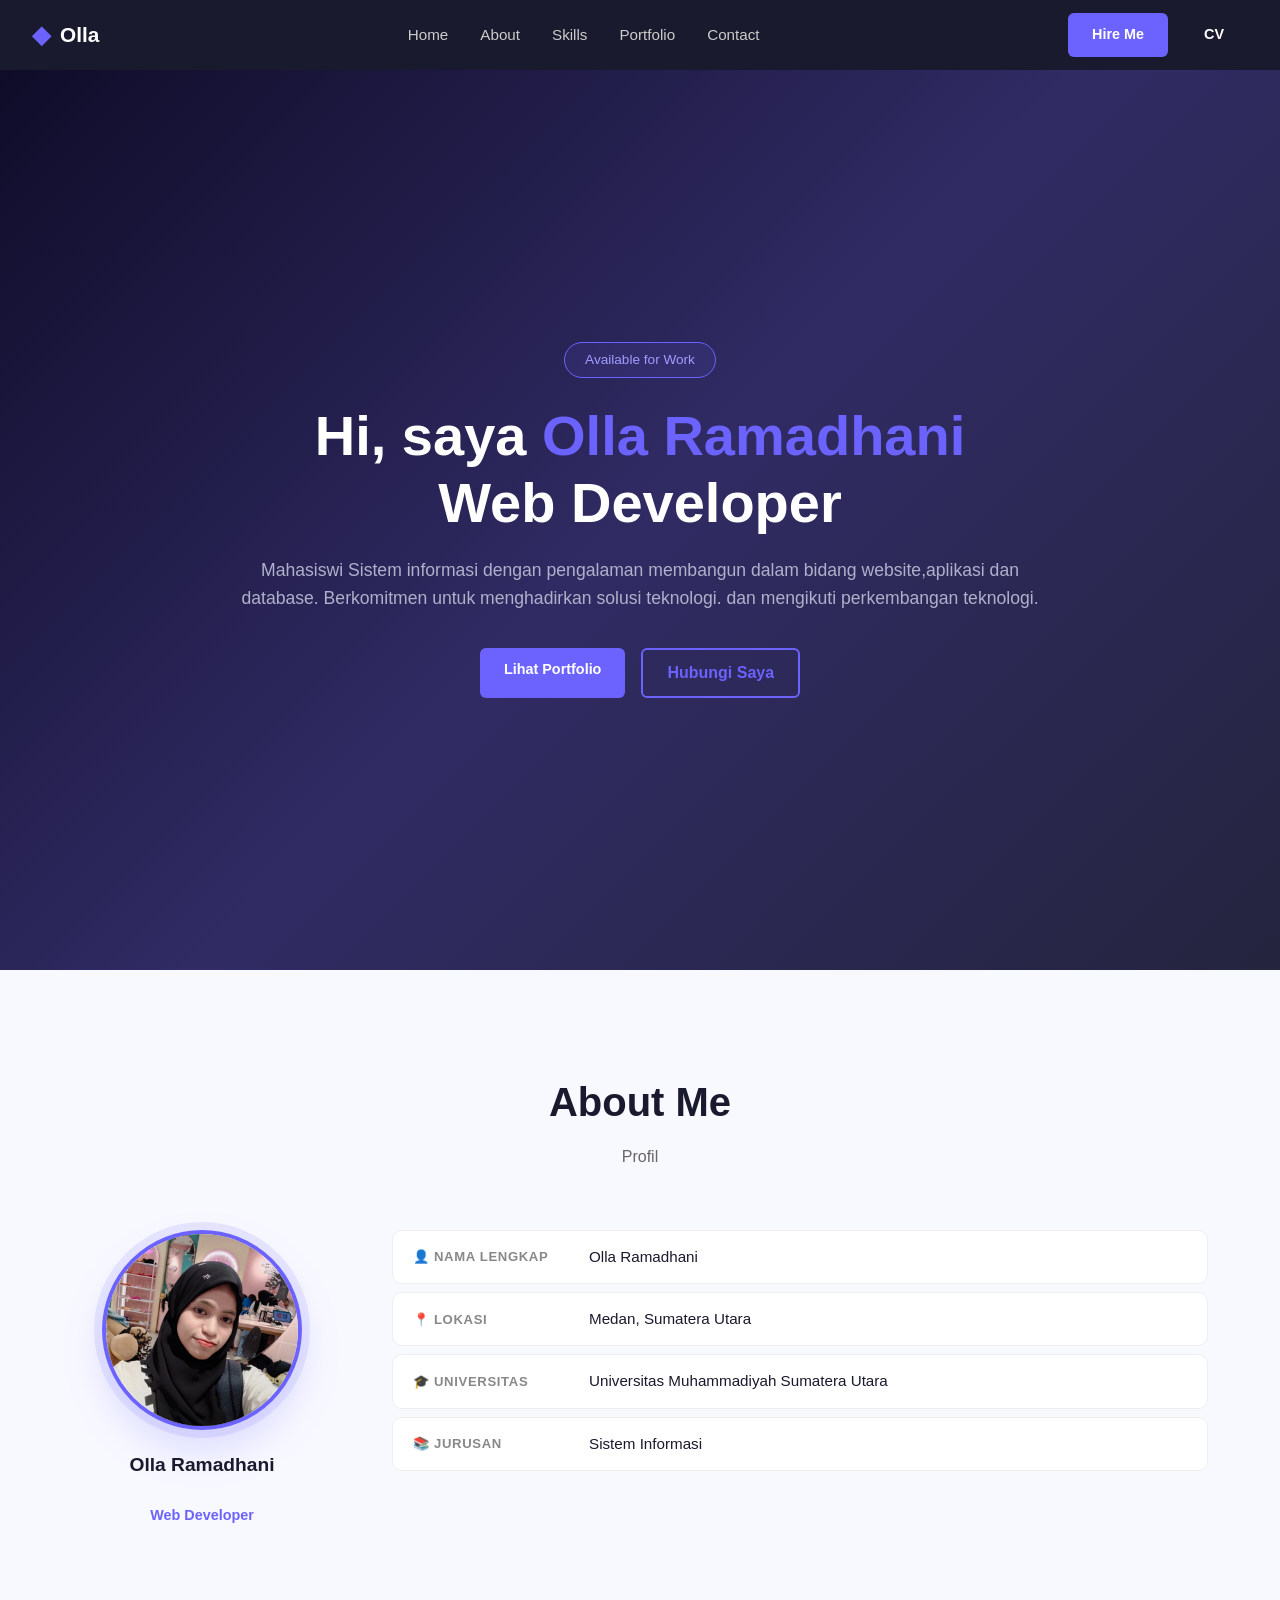
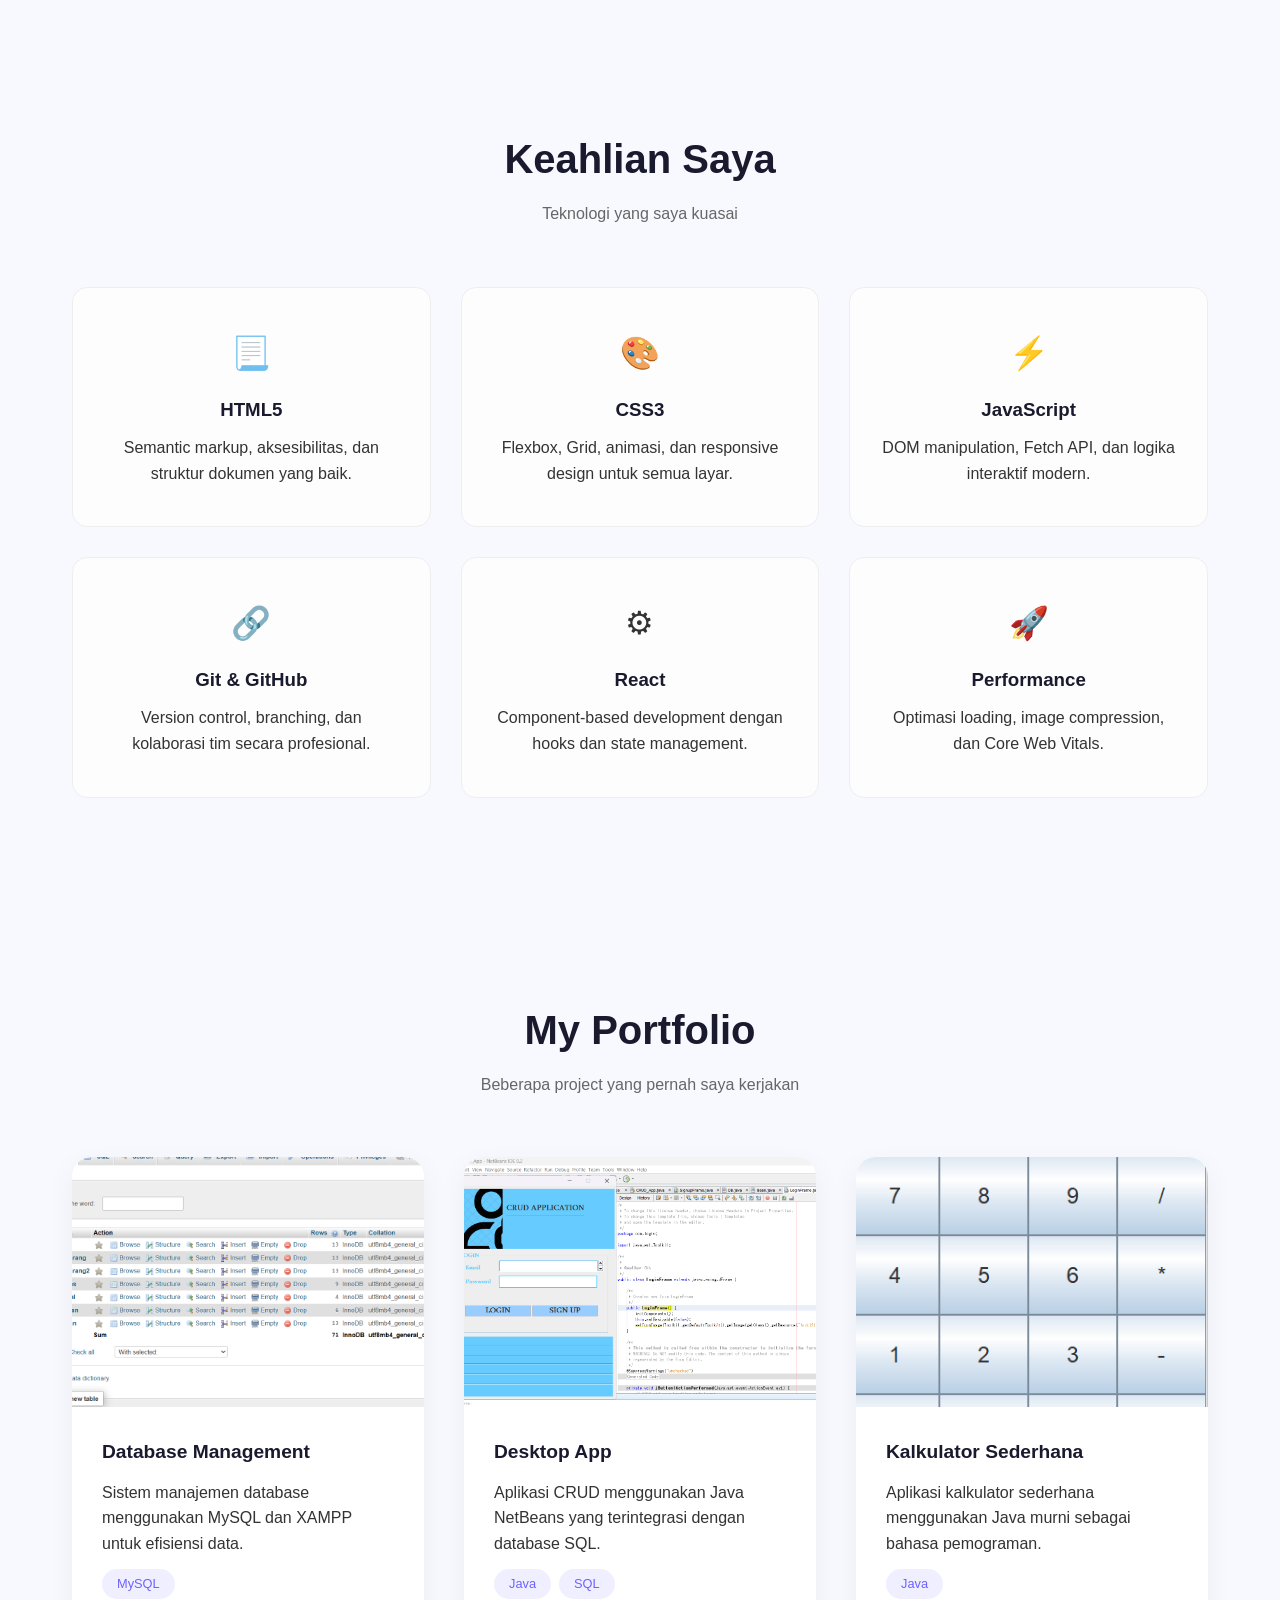
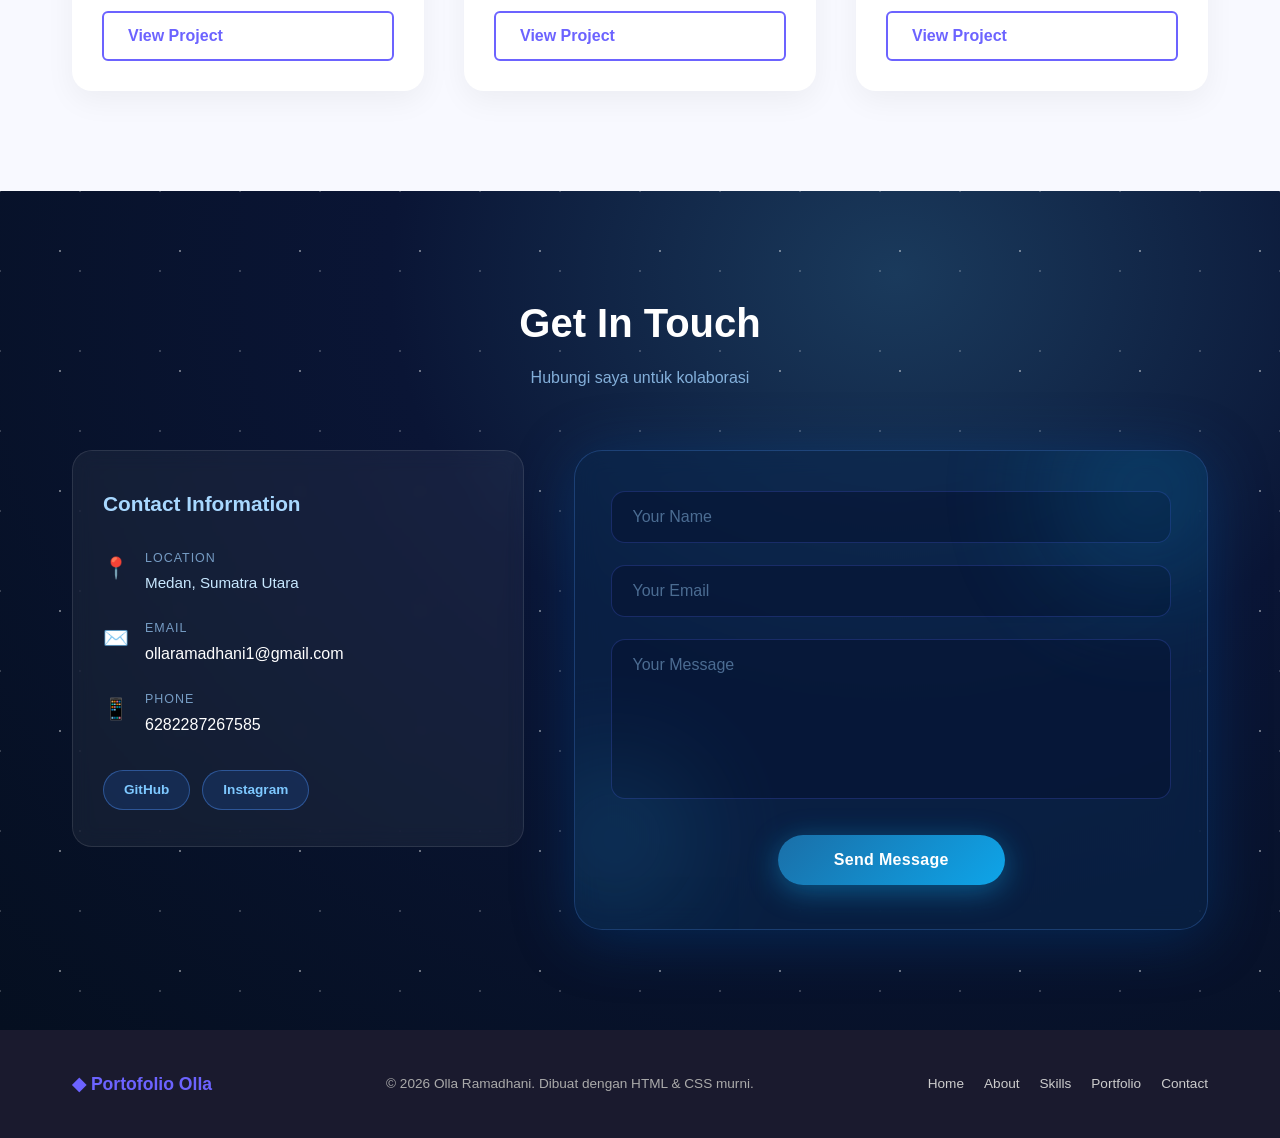
<file: index.html>
<!DOCTYPE html>
<html lang="id">
<head>
  <meta charset="UTF-8">
  <meta name="viewport" content="width=device-width, initial-scale=1.0">
  <title>Olla Ramadhani - Web Developer</title>
  <link rel="stylesheet" href="style3.css">
</head>
<body>

  <!-- ── NAVBAR ── -->
  <nav class="navbar">
    <div class="navbar__logo">
      <span class="logo-icon">&#9670;</span>
      <span class="logo-text">Olla</span>
    </div>
    <ul class="navbar__links">
      <li><a href="#home">Home</a></li>
      <li><a href="#about">About</a></li>
      <li><a href="#skills">Skills</a></li>
      <li><a href="#portfolio">Portfolio</a></li>
      <li><a href="#contact">Contact</a></li>
    </ul>
      <div class="btn-group">
      <a href="#contact" class="btn-primary">Hire Me</a>
      <a href="CV2.html" class="btn-secondary">CV</a>
    </div>
  </nav>

  <!-- ── HERO ── -->
  <header class="hero" id="home">
    <div class="hero__content">
      <span class="hero__badge">Available for Work</span>
      <h1 class="hero__title">
        Hi, saya <span class="highlight">Olla Ramadhani</span><br>
        Web Developer
      </h1>
      <p class="hero__desc">
        Mahasiswi Sistem informasi dengan pengalaman membangun dalam bidang website,aplikasi dan database.
        Berkomitmen untuk menghadirkan solusi teknologi. dan mengikuti perkembangan teknologi.
      </p>
      <div class="hero__actions">
        <a href="#portfolio" class="btn-primary">Lihat Portfolio</a>
        <a href="#contact" class="btn-outline">Hubungi Saya</a>
      </div>
    </div>
  </header>

  <!-- ── ABOUT ── -->
  <section class="about" id="about">
    <div class="container">
      <h2 class="section-title">About Me</h2>
      <p class="section-subtitle">Profil</p>

      <div class="about__wrapper">

        <!-- Foto -->
        <div class="about__photo">
          <div class="about__photo-frame">
            <img src="Profil.jpeg" alt="Foto Profil Olla Ramadhani">
          </div>
          <p class="about__name">Olla Ramadhani</p>
          <p class="about__role">Web Developer</p>
        </div>

        <!-- Konten -->
        <div class="about__content">

          <!-- Info singkat -->
          <div class="about__info-row">
            <span class="about__info-label">👤 Nama Lengkap</span>
            <span class="about__info-value">Olla Ramadhani</span>
          </div>
          <div class="about__info-row">
            <span class="about__info-label">📍 Lokasi</span>
            <span class="about__info-value">Medan, Sumatera Utara</span>
          </div>
          <div class="about__info-row">
            <span class="about__info-label">🎓 Universitas</span>
            <span class="about__info-value">Universitas Muhammadiyah Sumatera Utara</span>
          </div>
          <div class="about__info-row">
            <span class="about__info-label">📚 Jurusan</span>
            <span class="about__info-value">Sistem Informasi</span>
          </div>       
  </section>

  <!-- ── SKILLS ── -->
  <section class="skills" id="skills">
    <div class="container">
      <h2 class="section-title">Keahlian Saya</h2>
      <p class="section-subtitle">Teknologi yang saya kuasai</p>
      <div class="skills__grid">
        <div class="skill-card">
          <div class="skill-card__icon">&#128195;</div>
          <h3>HTML5</h3>
          <p>Semantic markup, aksesibilitas, dan struktur dokumen yang baik.</p>
        </div>
        <div class="skill-card">
          <div class="skill-card__icon">&#127912;</div>
          <h3>CSS3</h3>
          <p>Flexbox, Grid, animasi, dan responsive design untuk semua layar.</p>
        </div>
        <div class="skill-card">
          <div class="skill-card__icon">&#9889;</div>
          <h3>JavaScript</h3>
          <p>DOM manipulation, Fetch API, dan logika interaktif modern.</p>
        </div>
        <div class="skill-card">
          <div class="skill-card__icon">&#128279;</div>
          <h3>Git & GitHub</h3>
          <p>Version control, branching, dan kolaborasi tim secara profesional.</p>
        </div>
        <div class="skill-card">
          <div class="skill-card__icon">&#9881;</div>
          <h3>React</h3>
          <p>Component-based development dengan hooks dan state management.</p>
        </div>
        <div class="skill-card">
          <div class="skill-card__icon">&#128640;</div>
          <h3>Performance</h3>
          <p>Optimasi loading, image compression, dan Core Web Vitals.</p>
        </div>
      </div>
    </div>
  </section>

  <!-- ── PORTFOLIO ── -->
<section class="portfolio" id="portfolio">
  <div class="container">
    <h2 class="section-title">My Portfolio</h2>
    <p class="section-subtitle">Beberapa project yang pernah saya kerjakan</p>

    <div class="portfolio__grid">
      <!-- Project 1 -->
      <div class="portfolio-card">
        <div class="portfolio-card__image">
          <img src="foto1.png" alt="Project 1">
        </div>
        <div class="portfolio-card__content">
          <h3>Database Management</h3>
          <p>Sistem manajemen database menggunakan MySQL dan XAMPP untuk efisiensi data.</p>
          <div class="portfolio-card__tags">
            <span>MySQL</span>
          </div>
          <a href="#" class="btn-outline">View Project</a>
        </div>
      </div>

      <!-- Project 2 -->
      <div class="portfolio-card">
        <div class="portfolio-card__image">
          <img src="foto2.png" alt="Project 2">
        </div>
        <div class="portfolio-card__content">
          <h3>Desktop App</h3>
          <p>Aplikasi CRUD menggunakan Java NetBeans yang terintegrasi dengan database SQL.</p>
          <div class="portfolio-card__tags">
            <span>Java</span>
            <span>SQL</span>
          </div>
          <a href="#" class="btn-outline">View Project</a>
        </div>
      </div>

      <!-- Project 3 -->
      <div class="portfolio-card">
        <div class="portfolio-card__image">
          <img src="foto3.png" alt="Project 3">
        </div>
        <div class="portfolio-card__content">
          <h3>Kalkulator Sederhana</h3>
          <p>Aplikasi kalkulator sederhana menggunakan Java murni sebagai bahasa pemograman.     </p>
          <div class="portfolio-card__tags">
            <span>Java</span>
          </div>
          <a href="#" class="btn-outline">View Project</a>
        </div>
      </div>
    </div>
  </div>
</section>
  <!-- ── CONTACT ── -->
  <section class="contact" id="contact">
    <div class="container">
      <h2 class="section-title">Get In Touch</h2>
      <p class="section-subtitle">Hubungi saya untuk kolaborasi</p>

      <div class="contact__wrapper">

        <!-- Info -->
        <div class="contact__info">
          <h3>Contact Information</h3>
          <div class="contact__item">
            <span class="contact__icon">📍</span>
            <div>
              <p class="contact__label">Location</p>
              <p>Medan, Sumatra Utara</p>
            </div>
          </div>
          <div class="contact__item">
            <span class="contact__icon">✉️</span>
            <div>
              <p class="contact__label">Email</p>
              <a href="mailto:ollaramadhani1@gmail.com">ollaramadhani1@gmail.com</a>
            </div>
          </div>
          <div class="contact__item">
            <span class="contact__icon">📱</span>
            <div>
              <p class="contact__label">Phone</p>
              <a href="https://wa.me/6282287267585">6282287267585</a>
            </div>
          </div>
          <div class="contact__socials">
            <a href="https://github.com/laollaa23" target="_blank">GitHub</a>
            <a href="https://www.instagram.com/olla.ramadhani.77" target="_blank">Instagram</a>
          </div>
        </div>

        <!-- Form -->
        <div class="card">
          <div class="orb orb-1"></div>
          <div class="orb orb-2"></div>
          <div class="form-group">
            <input type="text" placeholder="Your Name">
          </div>
          <div class="form-group">
            <input type="email" placeholder="Your Email">
          </div>
          <div class="form-group">
            <textarea placeholder="Your Message"></textarea>
          </div>
          <div class="btn-wrap">
            <button class="btn-send" type="button">Send Message</button>
          </div>
        </div>

      </div>
    </div>
  </section>

  <!-- ── FOOTER ── -->
  <footer class="footer">
    <div class="container">
      <div class="footer__inner">
        <span class="footer__brand">&#9670; Portofolio Olla</span>
        <p class="footer__copy">&copy; 2026 Olla Ramadhani. Dibuat dengan HTML & CSS murni.</p>
        <div class="footer__links">
          <a href="#home">Home</a>
          <a href="#about">About</a>
          <a href="#skills">Skills</a>
          <a href="#portfolio">Portfolio</a>
          <a href="#contact">Contact</a>
        </div>
      </div>
    </div>
  </footer>

</body>
</html>
</file>
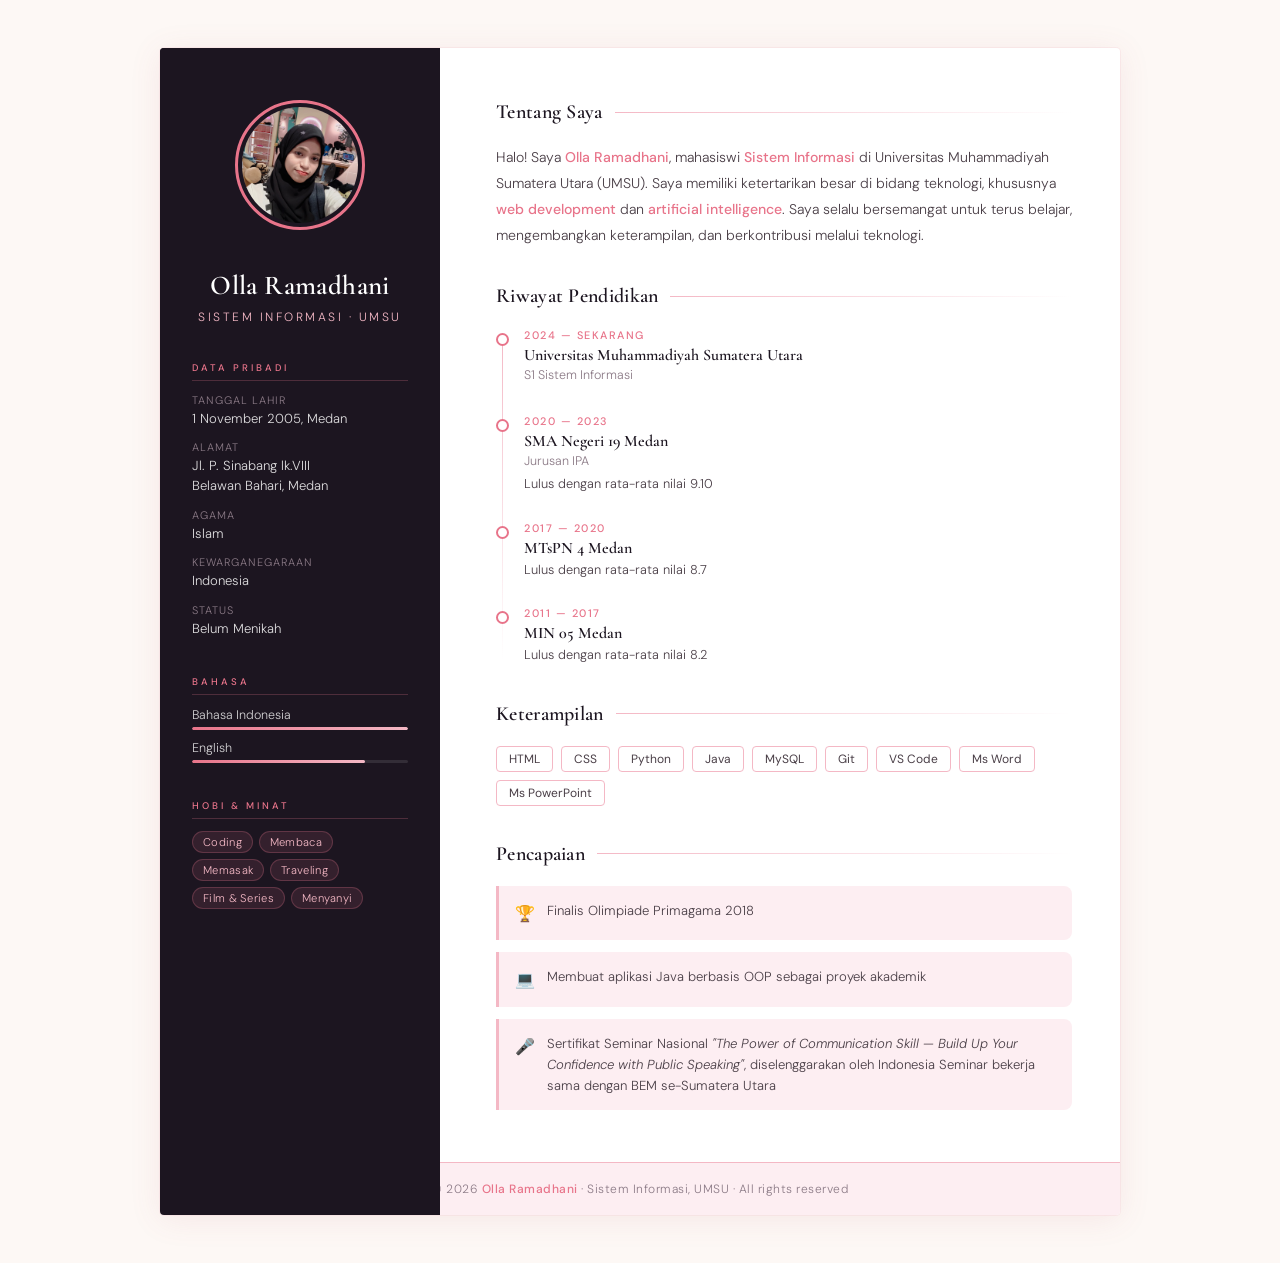
<file: CV2.html>
<!DOCTYPE html>
<html lang="id">
<head>
  <meta charset="UTF-8" />
  <meta name="viewport" content="width=device-width, initial-scale=1.0" />
  <meta name="description" content="CV Olla Ramadhani - Sistem Informasi UMSU" />
  <meta name="author" content="Olla Ramadhani" />
  <title>CV — Olla Ramadhani</title>
  <link href="https://fonts.googleapis.com/css2?family=Cormorant+Garamond:ital,wght@0,300;0,400;0,600;1,300;1,400&family=DM+Sans:wght@300;400;500&display=swap" rel="stylesheet" />
  <style>
    :root {
      --rose:       #e8748a;
      --rose-light: #f4b8c5;
      --rose-pale:  #fdeef2;
      --cream:      #fdf8f5;
      --ink:        #1c1520;
      --ink-mid:    #4a3f47;
      --ink-soft:   #8c7b87;
      --gold:       #c49a6c;
      --white:      #ffffff;
      --shadow:     0 4px 32px rgba(180,80,100,.10);
    }

    *, *::before, *::after { box-sizing: border-box; margin: 0; padding: 0; }

    html { scroll-behavior: smooth; }

    body {
      font-family: 'DM Sans', sans-serif;
      background: var(--cream);
      color: var(--ink);
      min-height: 100vh;
    }

    /* ── LAYOUT ── */
    .page {
      max-width: 960px;
      margin: 48px auto;
      background: var(--white);
      box-shadow: var(--shadow), 0 0 0 1px rgba(228,116,138,.08);
      border-radius: 4px;
      overflow: hidden;
      animation: fadeUp .7s ease both;
    }

    @keyframes fadeUp {
      from { opacity: 0; transform: translateY(24px); }
      to   { opacity: 1; transform: translateY(0); }
    }

    /* ── SIDEBAR ── */
    .sidebar {
      position: absolute;
      left: 0; top: 0; bottom: 0;
      width: 280px;
      background: var(--ink);
      padding: 52px 32px 40px;
      display: flex;
      flex-direction: column;
      gap: 36px;
    }

    .two-col {
      display: grid;
      grid-template-columns: 280px 1fr;
      min-height: 100%;
      position: relative;
    }

    /* Sidebar filler */
    .sidebar-col { background: var(--ink); }
    .main-col    { padding: 52px 48px 52px 56px; display: flex; flex-direction: column; gap: 36px; }

    /* ── PHOTO ── */
    .photo-wrap {
      display: flex;
      justify-content: center;
      margin-bottom: 4px;
    }

    .photo-frame {
      width: 130px; height: 130px;
      border-radius: 50%;
      border: 3px solid var(--rose);
      padding: 4px;
      background: var(--ink);
      position: relative;
    }

    .photo-frame img {
      width: 100%; height: 100%;
      border-radius: 50%;
      object-fit: cover;
      display: block;
    }

    .photo-placeholder {
      width: 100%; height: 100%;
      border-radius: 50%;
      background: linear-gradient(135deg, #3a2c35, #2a1f27);
      display: flex;
      align-items: center;
      justify-content: center;
      font-family: 'Cormorant Garamond', serif;
      font-size: 2.6rem;
      color: var(--rose-light);
      letter-spacing: 1px;
    }

    /* ── NAME BLOCK ── */
    .name-block { text-align: center; }

    .name-block h1 {
      font-family: 'Cormorant Garamond', serif;
      font-size: 1.7rem;
      font-weight: 600;
      color: var(--white);
      line-height: 1.2;
      letter-spacing: .4px;
    }

    .name-block .tagline {
      font-size: .75rem;
      font-weight: 300;
      color: var(--rose-light);
      letter-spacing: 2.5px;
      text-transform: uppercase;
      margin-top: 6px;
    }

    /* ── SIDEBAR SECTION ── */
    .s-section { display: flex; flex-direction: column; gap: 12px; }

    .s-label {
      font-size: .6rem;
      letter-spacing: 3px;
      text-transform: uppercase;
      color: var(--rose);
      font-weight: 500;
      padding-bottom: 6px;
      border-bottom: 1px solid rgba(228,116,138,.25);
    }

    .s-item {
      display: flex;
      flex-direction: column;
      gap: 2px;
    }

    .s-item .key {
      font-size: .68rem;
      color: var(--ink-soft);
      font-weight: 300;
      text-transform: uppercase;
      letter-spacing: 1px;
    }

    .s-item .val {
      font-size: .82rem;
      color: rgba(255,255,255,.85);
      line-height: 1.5;
      font-weight: 300;
    }

    /* Skills bars */
    .skill-bar-wrap { display: flex; flex-direction: column; gap: 10px; }

    .skill-row { display: flex; flex-direction: column; gap: 4px; }

    .skill-name { font-size: .78rem; color: rgba(255,255,255,.8); font-weight: 300; }

    .bar-track {
      height: 3px;
      background: rgba(255,255,255,.1);
      border-radius: 2px;
      overflow: hidden;
    }

    .bar-fill {
      height: 100%;
      background: linear-gradient(90deg, var(--rose), var(--rose-light));
      border-radius: 2px;
      animation: barGrow .9s ease both;
      animation-delay: .4s;
    }

    @keyframes barGrow {
      from { transform: scaleX(0); transform-origin: left; }
      to   { transform: scaleX(1); transform-origin: left; }
    }

    /* Hobby pills */
    .pill-list { display: flex; flex-wrap: wrap; gap: 6px; }

    .pill {
      font-size: .7rem;
      background: rgba(228,116,138,.12);
      color: var(--rose-light);
      border: 1px solid rgba(228,116,138,.25);
      border-radius: 20px;
      padding: 3px 10px;
      font-weight: 300;
      letter-spacing: .3px;
    }

    /* ── MAIN COLUMN ── */
    .section-head {
      display: flex;
      align-items: center;
      gap: 12px;
      margin-bottom: 20px;
    }

    .section-head h2 {
      font-family: 'Cormorant Garamond', serif;
      font-size: 1.25rem;
      font-weight: 600;
      color: var(--ink);
      letter-spacing: .3px;
    }

    .section-head::after {
      content: '';
      flex: 1;
      height: 1px;
      background: linear-gradient(90deg, var(--rose-light), transparent);
    }

    /* About */
    .about-text {
      font-size: .88rem;
      color: var(--ink-mid);
      line-height: 1.85;
      font-weight: 300;
    }

    .about-text strong { color: var(--rose); font-weight: 500; }

    /* Timeline */
    .timeline { display: flex; flex-direction: column; gap: 0; position: relative; }

    .timeline::before {
      content: '';
      position: absolute;
      left: 6px; top: 6px; bottom: 6px;
      width: 1px;
      background: linear-gradient(to bottom, var(--rose-light), transparent);
    }

    .tl-item {
      padding-left: 28px;
      padding-bottom: 26px;
      position: relative;
      animation: fadeUp .5s ease both;
    }

    .tl-item:last-child { padding-bottom: 0; }

    .tl-dot {
      position: absolute;
      left: 0; top: 5px;
      width: 13px; height: 13px;
      border-radius: 50%;
      border: 2px solid var(--rose);
      background: var(--white);
    }

    .tl-period {
      font-size: .68rem;
      color: var(--rose);
      font-weight: 500;
      letter-spacing: 1.5px;
      text-transform: uppercase;
      margin-bottom: 3px;
    }

    .tl-title {
      font-family: 'Cormorant Garamond', serif;
      font-size: 1rem;
      font-weight: 600;
      color: var(--ink);
      margin-bottom: 2px;
    }

    .tl-sub {
      font-size: .78rem;
      color: var(--ink-soft);
      font-weight: 300;
      margin-bottom: 5px;
    }

    .tl-desc {
      font-size: .8rem;
      color: var(--ink-mid);
      line-height: 1.6;
      font-weight: 300;
    }

    /* Achievement tags */
    .achv-list { display: flex; flex-direction: column; gap: 12px; }

    .achv-item {
      display: flex;
      align-items: flex-start;
      gap: 12px;
      padding: 14px 16px;
      border-left: 3px solid var(--rose-light);
      background: var(--rose-pale);
      border-radius: 0 8px 8px 0;
      font-size: .82rem;
      color: var(--ink-mid);
      line-height: 1.6;
      font-weight: 300;
    }

    .achv-icon {
      font-size: 1rem;
      margin-top: 1px;
      flex-shrink: 0;
    }

    /* Tech chips */
    .tech-grid { display: flex; flex-wrap: wrap; gap: 8px; }

    .tech-chip {
      font-size: .75rem;
      background: var(--white);
      border: 1px solid var(--rose-light);
      color: var(--ink-mid);
      border-radius: 4px;
      padding: 4px 12px;
      font-weight: 400;
      transition: background .2s, color .2s;
    }

    .tech-chip:hover {
      background: var(--rose-pale);
      color: var(--rose);
    }

    /* ── FOOTER BAND ── */
    .footer-band {
      grid-column: 1 / -1;
      background: var(--rose-pale);
      text-align: center;
      padding: 18px;
      font-size: .75rem;
      color: var(--ink-soft);
      font-weight: 300;
      letter-spacing: .5px;
      border-top: 1px solid var(--rose-light);
    }

    .footer-band strong { color: var(--rose); font-weight: 500; }

    /* ── PRINT / RESPONSIVE ── */
    @media print {
      body { background: white; }
      .page { margin: 0; box-shadow: none; border-radius: 0; animation: none; }
    }

    @media (max-width: 720px) {
      .two-col { grid-template-columns: 1fr; }
      .sidebar-col { min-height: unset; }
      .sidebar { position: static; width: 100%; }
      .main-col { padding: 36px 28px; }
    }
  </style>
</head>
<body>

<div class="page">
  <div class="two-col">

    <!-- ══ SIDEBAR ══ -->
<div class="sidebar-col">
  <aside class="sidebar">

    <div class="photo-wrap">
      <div class="photo-frame">
        <div class="photo-placeholder" id="placeholder">OR</div>
        <img 
          src="Profil.jpeg" 
          alt="Profile Photo" onload="document.getElementById('placeholder').style.display='none'"
        />
      </div>
    </div>

        <div class="name-block">
          <h1>Olla Ramadhani</h1>
          <p class="tagline">Sistem Informasi · UMSU</p>
        </div>

        <!-- Data Pribadi -->
        <div class="s-section">
          <p class="s-label">Data Pribadi</p>
          <div class="s-item">
            <span class="key">Tanggal Lahir</span>
            <span class="val">1 November 2005, Medan</span>
          </div>
          <div class="s-item">
            <span class="key">Alamat</span>
            <span class="val">Jl. P. Sinabang lk.VIII<br>Belawan Bahari, Medan</span>
          </div>
          <div class="s-item">
            <span class="key">Agama</span>
            <span class="val">Islam</span>
          </div>
          <div class="s-item">
            <span class="key">Kewarganegaraan</span>
            <span class="val">Indonesia</span>
          </div>
          <div class="s-item">
            <span class="key">Status</span>
            <span class="val">Belum Menikah</span>
          </div>
        </div>

        <!-- Bahasa -->
        <div class="s-section">
          <p class="s-label">Bahasa</p>
          <div class="skill-bar-wrap">
            <div class="skill-row">
              <span class="skill-name">Bahasa Indonesia</span>
              <div class="bar-track"><div class="bar-fill" style="width:100%"></div></div>
            </div>
            <div class="skill-row">
              <span class="skill-name">English</span>
              <div class="bar-track"><div class="bar-fill" style="width:80%"></div></div>
            </div>
          </div>
        </div>

        <!-- Hobi -->
        <div class="s-section">
          <p class="s-label">Hobi & Minat</p>
          <div class="pill-list">
            <span class="pill">Coding</span>
            <span class="pill">Membaca</span>
            <span class="pill">Memasak</span>
            <span class="pill">Traveling</span>
            <span class="pill">Film & Series</span>
            <span class="pill">Menyanyi</span>
          </div>
        </div>

      </aside>
    </div>

    <!-- ══ MAIN CONTENT ══ -->
    <main class="main-col">

      <!-- About -->
      <section>
        <div class="section-head"><h2>Tentang Saya</h2></div>
        <p class="about-text">
          Halo! Saya <strong>Olla Ramadhani</strong>, mahasiswi <strong>Sistem Informasi</strong> di Universitas Muhammadiyah Sumatera Utara (UMSU). Saya memiliki ketertarikan besar di bidang teknologi, khususnya <strong>web development</strong> dan <strong>artificial intelligence</strong>. Saya selalu bersemangat untuk terus belajar, mengembangkan keterampilan, dan berkontribusi melalui teknologi.
        </p>
      </section>

      <!-- Pendidikan -->
      <section>
        <div class="section-head"><h2>Riwayat Pendidikan</h2></div>
        <div class="timeline">

          <div class="tl-item">
            <div class="tl-dot"></div>
            <p class="tl-period">2024 — Sekarang</p>
            <p class="tl-title">Universitas Muhammadiyah Sumatera Utara</p>
            <p class="tl-sub">S1 Sistem Informasi</p>
          </div>

          <div class="tl-item">
            <div class="tl-dot"></div>
            <p class="tl-period">2020 — 2023</p>
            <p class="tl-title">SMA Negeri 19 Medan</p>
            <p class="tl-sub">Jurusan IPA</p>
            <p class="tl-desc">Lulus dengan rata-rata nilai 9.10</p>
          </div>

          <div class="tl-item">
            <div class="tl-dot"></div>
            <p class="tl-period">2017 — 2020</p>
            <p class="tl-title">MTsPN 4 Medan</p>
            <p class="tl-desc">Lulus dengan rata-rata nilai 8.7</p>
          </div>

          <div class="tl-item">
            <div class="tl-dot"></div>
            <p class="tl-period">2011 — 2017</p>
            <p class="tl-title">MIN 05 Medan</p>
            <p class="tl-desc">Lulus dengan rata-rata nilai 8.2</p>
          </div>

        </div>
      </section>

      <!-- Keterampilan -->
      <section>
        <div class="section-head"><h2>Keterampilan</h2></div>
        <div class="tech-grid">
          <span class="tech-chip">HTML</span>
          <span class="tech-chip">CSS</span>
          <span class="tech-chip">Python</span>
          <span class="tech-chip">Java</span>
          <span class="tech-chip">MySQL</span>
          <span class="tech-chip">Git</span>
          <span class="tech-chip">VS Code</span>
          <span class="tech-chip">Ms Word</span>
          <span class="tech-chip">Ms PowerPoint</span>
        </div>
      </section>

      <!-- Pencapaian -->
      <section>
        <div class="section-head"><h2>Pencapaian</h2></div>
        <div class="achv-list">
          <div class="achv-item">
            <span class="achv-icon">🏆</span>
            <span>Finalis Olimpiade Primagama 2018</span>
          </div>
          <div class="achv-item">
            <span class="achv-icon">💻</span>
            <span>Membuat aplikasi Java berbasis OOP sebagai proyek akademik</span>
          </div>
          <div class="achv-item">
            <span class="achv-icon">🎤</span>
            <span>Sertifikat Seminar Nasional <em>"The Power of Communication Skill — Build Up Your Confidence with Public Speaking"</em>, diselenggarakan oleh Indonesia Seminar bekerja sama dengan BEM se-Sumatera Utara</span>
          </div>
        </div>
      </section>

    </main>

    <!-- ══ FOOTER ══ -->
    <div class="footer-band">
      &copy; 2026 <strong>Olla Ramadhani</strong> · Sistem Informasi, UMSU · All rights reserved
    </div>

  </div><!-- .two-col -->
</div><!-- .page -->

</body>
</html>
</file>
<file: style3.css>
/* ── RESET & BASE ───────────────────────────── */
*, *::before, *::after {
  box-sizing: border-box;
  margin: 0;
  padding: 0;
}

html {
  scroll-behavior: smooth;
}

body {
  font-family: 'Segoe UI', Tahoma, Geneva, sans-serif;
  font-size: 16px;
  line-height: 1.6;
  color: #333333;
  background-color: #f4f7f6;
  overflow-x: hidden;
}

img {
  max-width: 100%;
  height: auto;
  display: block;
}

a {
  text-decoration: none;
  color: inherit;
}

/* ── NAVBAR ─────────────────────────────────── */
.navbar {
  background-color: #1a1a2e;
  padding: 0 32px;
  height: 70px;
  display: flex;
  align-items: center;
  justify-content: space-between;
  position: sticky;
  top: 0;
  z-index: 1000;
}

.navbar__logo {
  display: flex;
  align-items: center;
  gap: 10px;
  color: #ffffff;
  font-size: 1.3rem;
  font-weight: 700;
}

.logo-icon {
  color: #6c63ff;
  font-size: 1.5rem;
}

.navbar__links {
  display: flex;
  gap: 32px;
  list-style: none;
}

.navbar__links a {
  color: #cccccc;
  font-size: 0.95rem;
  transition: color 0.2s;
}

.navbar__links a:hover {
  color: #6c63ff;
}

.btn-group {
  display: flex;
  gap: 12px;
  align-items: right;
}

.btn-primary {
  background-color: #6c63ff;
  color: #ffffff !important;
  padding: 10px 24px;
  border-radius: 6px;
  font-weight: 600;
  font-size: 0.9rem;
  transition: background-color 0.2s;
  display: inline-block;
}

.btn-primary:hover {
  background-color: #574fd6;
}

.btn-secondary {
  background-color: #transparent 70%;
  color: #ffffff !important;
  padding: 10px 24px;
  border-radius: 6px;
  font-weight: 600;
  font-size: 0.9rem;
  transition: background-color 0.2s;
  display: inline-block;
}

.btn-secondary:hover {
  background: #574fd6 !important;
}

/* ── HERO ───────────────────────────────────── */
.hero {
  min-height: 100vh;
  background: linear-gradient(135deg, #0f0c29, #302b63, #24243e);
  display: flex;
  align-items: center;
  justify-content: center;
  padding: 80px 32px;
}

.hero__content {
  max-width: 800px;
  text-align: center;
}

.hero__badge {
  display: inline-block;
  background-color: rgba(108, 99, 255, 0.1);
  color: #a29bfe;
  border: 1px solid #6c63ff;
  padding: 6px 20px;
  border-radius: 99px;
  font-size: 0.85rem;
  margin-bottom: 24px;
}

.hero__title {
  font-size: clamp(2rem, 5vw, 3.5rem);
  font-weight: 800;
  color: #ffffff;
  line-height: 1.2;
  margin-bottom: 20px;
}

.highlight {
  color: #6c63ff;
}

.hero__desc {
  color: #b0b0cc;
  font-size: 1.1rem;
  margin-bottom: 36px;
}

.hero__actions {
  display: flex;
  gap: 16px;
  justify-content: center;
  flex-wrap: wrap;
}

.btn-outline {
  border: 2px solid #6c63ff;
  color: #6c63ff;
  padding: 10px 24px;
  border-radius: 6px;
  font-weight: 600;
  transition: all 0.3s;
  display: inline-block;
}

.btn-outline:hover {
  background-color: #6c63ff;
  color: #ffffff;
}

/* ── CONTAINER ──────────────────────────────── */
.container {
  max-width: 1200px;
  margin: 0 auto;
  padding: 0 32px;
}

/* ── SECTION TITLES (shared) ────────────────── */
.section-title {
  font-size: 2.5rem;
  text-align: center;
  color: #1a1a2e;
  margin-bottom: 10px;
}

.section-subtitle {
  text-align: center;
  color: #666;
  margin-bottom: 60px;
}

/* ── ABOUT SECTION ──────────────────────────── */
.about {
  padding: 100px 0;
  background-color: #f8f9ff;
}

.about__wrapper {
  display: grid;
  grid-template-columns: 260px 1fr;
  gap: 60px;
  align-items: start;
}

/* Foto */
.about__photo {
  display: flex;
  flex-direction: column;
  align-items: center;
  gap: 20px;
  position: sticky;
  top: 90px;
}

.about__photo-frame {
  width: 200px;
  height: 200px;
  border-radius: 50%;
  overflow: hidden;
  border: 4px solid #6c63ff;
  box-shadow:
    0 0 0 8px rgba(108, 99, 255, 0.12),
    0 20px 40px rgba(108, 99, 255, 0.2);
}

.about__photo-frame img {
  width: 100%;
  height: 100%;
  object-fit: cover;
}

.about__name {
  font-size: 1.2rem;
  font-weight: 700;
  color: #1a1a2e;
  text-align: center;
}

.about__role {
  font-size: 0.9rem;
  color: #6c63ff;
  font-weight: 600;
  margin-top: 4px;
  text-align: center;
}

/* Info rows */
.about__content {
  display: flex;
  flex-direction: column;
}

.about__info-row {
  display: flex;
  align-items: center;
  gap: 16px;
  padding: 14px 20px;
  border-radius: 10px;
  margin-bottom: 8px;
  background: #ffffff;
  border: 1px solid #eee;
  transition: box-shadow 0.2s;
}

.about__info-row:hover {
  box-shadow: 0 4px 16px rgba(108, 99, 255, 0.08);
}

.about__info-label {
  font-size: 0.82rem;
  color: #888;
  font-weight: 600;
  text-transform: uppercase;
  letter-spacing: 0.05em;
  min-width: 160px;
  flex-shrink: 0;
}

.about__info-value {
  color: #1a1a2e;
  font-size: 0.95rem;
  font-weight: 500;
}

/* ── SKILLS SECTION ─────────────────────────── */
.skills {
  padding: 100px 0;
  background-color: #f8f9ff;
}

.skills__grid {
  display: grid;
  grid-template-columns: repeat(3, 1fr);
  gap: 30px;
}

.skill-card {
  background: #fdfdfd;
  border: 1px solid #eee;
  border-radius: 15px;
  padding: 40px 30px;
  text-align: center;
  transition: all 0.3s ease;
}

.skill-card__icon {
  font-size: 2rem;
  margin-bottom: 16px;
}

.skill-card h3 {
  margin-bottom: 10px;
  color: #1a1a2e;
}

.skill-card:hover {
  transform: translateY(-10px);
  box-shadow: 0 20px 40px rgba(0, 0, 0, 0.08);
}

/* ── PORTFOLIO SECTION ───────────────────────── */
.portfolio {
  padding: 100px 0;
  background-color: #f8f9ff;
}

.portfolio__grid {
  display: grid;
  grid-template-columns: repeat(3, 1fr);
  gap: 40px;
}

.portfolio-card {
  background: #fff;
  border-radius: 20px;
  overflow: hidden;
  box-shadow: 0 10px 30px rgba(0, 0, 0, 0.05);
  display: flex;
  flex-direction: column;
}

.portfolio-card__image {
  background: #eee;
  height: 250px;
  overflow: hidden;
}

.portfolio-card__image img {
  width: 100%;
  height: 100%;
  object-fit: cover;
}

.portfolio-card__content {
  padding: 30px;
  display: flex;
  flex-direction: column;
  gap: 12px;
  flex: 1;
}

.portfolio-card__content h3 {
  color: #1a1a2e;
  font-size: 1.2rem;
}

.portfolio-card__tags {
  display: flex;
  flex-wrap: wrap;
  gap: 8px;
}

.portfolio-card__tags span {
  background: #f0efff;
  color: #6c63ff;
  padding: 5px 15px;
  border-radius: 20px;
  font-size: 0.8rem;
}

/* ── CONTACT SECTION ───────────────────────── */
.contact {
  padding: 100px 0;
  background: radial-gradient(ellipse at 70% 10%, #1a3a5c 0%, #0a1535 40%, #050f20 100%);
  position: relative;
  overflow: hidden;
}

.contact::before {
  content: '';
  position: absolute;
  inset: 0;
  background-image:
    radial-gradient(circle, rgba(255, 255, 255, 0.4) 1px, transparent 1px),
    radial-gradient(circle, rgba(255, 255, 255, 0.2) 1px, transparent 1px);
  background-size: 120px 120px, 80px 80px;
  background-position: 0 0, 40px 40px;
  pointer-events: none;
}

.contact .section-title {
  color: #ffffff;
}

.contact .section-subtitle {
  color: rgba(160, 210, 255, 0.8);
}

.contact__wrapper {
  display: grid;
  grid-template-columns: 1fr 1.4fr;
  gap: 50px;
  align-items: start;
  position: relative;
  z-index: 1;
}

.contact__info {
  color: #fff;
  background: rgba(255, 255, 255, 0.05);
  border: 1px solid rgba(255, 255, 255, 0.1);
  border-radius: 20px;
  padding: 36px 30px;
  backdrop-filter: blur(10px);
}

.contact__info h3 {
  font-size: 1.3rem;
  font-weight: 700;
  margin-bottom: 28px;
  color: #a8d8ff;
}

.contact__item {
  display: flex;
  align-items: flex-start;
  gap: 16px;
  margin-bottom: 24px;
}

.contact__icon {
  font-size: 1.3rem;
  margin-top: 2px;
  flex-shrink: 0;
}

.contact__label {
  font-size: 0.78rem;
  color: rgba(160, 210, 255, 0.7);
  text-transform: uppercase;
  letter-spacing: 0.08em;
  margin-bottom: 2px;
}

.contact__item p:last-child {
  color: #c8e8ff;
  font-size: 0.95rem;
}

.contact__socials {
  display: flex;
  gap: 12px;
  margin-top: 32px;
}

.contact__socials a {
  background: rgba(30, 100, 200, 0.2);
  border: 1px solid rgba(80, 150, 255, 0.4);
  color: #7ec8ff;
  padding: 8px 20px;
  border-radius: 99px;
  font-size: 0.85rem;
  font-weight: 600;
  transition: all 0.2s;
}

.contact__socials a:hover {
  background: #1a6fa8;
  color: #fff;
  border-color: #1a6fa8;
}

/* Form kontak */
.card {
  background: rgba(10, 40, 80, 0.55);
  border: 1px solid rgba(80, 150, 255, 0.25);
  border-radius: 28px;
  padding: 40px 36px 44px;
  width: 100%;
  backdrop-filter: blur(12px);
  box-shadow: 0 8px 60px rgba(0, 80, 160, 0.35);
  position: relative;
  overflow: hidden;
}

.form-group {
  margin-bottom: 22px;
}

input,
textarea {
  width: 100%;
  background: rgba(5, 20, 50, 0.6);
  border: 1px solid rgba(60, 80, 190, 0.35);
  border-radius: 14px;
  padding: 16px 20px;
  color: #c8e8ff;
  font-family: 'Segoe UI', Tahoma, Geneva, sans-serif;
  font-size: 1rem;
  outline: none;
  transition: border-color 0.3s, box-shadow 0.3s, background 0.3s;
  resize: none;
}

input::placeholder,
textarea::placeholder {
  color: rgba(160, 210, 255, 0.45);
}

input:focus,
textarea:focus {
  border-color: rgba(80, 180, 255, 0.8);
  box-shadow: 0 0 0 3px rgba(50, 140, 255, 0.15);
  background: rgba(10, 30, 70, 0.7);
}

textarea {
  height: 160px;
  padding-top: 16px;
}

.btn-wrap {
  display: flex;
  justify-content: center;
  margin-top: 28px;
}

.btn-send {
  background: linear-gradient(135deg, #1a6fa8, #0ea5e9);
  color: #fff;
  font-family: 'Segoe UI', Tahoma, Geneva, sans-serif;
  font-size: 1rem;
  font-weight: 600;
  border: none;
  border-radius: 50px;
  padding: 16px 56px;
  cursor: pointer;
  letter-spacing: 0.02em;
  transition: transform 0.2s, box-shadow 0.2s, filter 0.2s;
  box-shadow: 0 6px 30px rgba(14, 165, 233, 0.45);
}

.btn-send:hover {
  transform: translateY(-2px) scale(1.03);
  filter: brightness(1.1);
  box-shadow: 0 10px 40px rgba(14, 165, 233, 0.6);
}

.btn-send:active {
  transform: scale(0.98);
}

.orb {
  position: absolute;
  border-radius: 50%;
  filter: blur(60px);
  pointer-events: none;
  opacity: 0.18;
}

.orb-1 {
  width: 200px;
  height: 200px;
  background: #0ea5e9;
  top: -60px;
  right: -40px;
}

.orb-2 {
  width: 140px;
  height: 140px;
  background: #38bdf8;
  bottom: 20px;
  left: -30px;
}

/* ── FOOTER ─────────────────────────────────── */
.footer {
  background-color: #1a1a2e;
  padding: 40px 0;
  color: white;
}

.footer__inner {
  display: flex;
  justify-content: space-between;
  align-items: center;
  gap: 20px;
}

.footer__brand {
  font-weight: 700;
  font-size: 1.1rem;
  color: #6c63ff;
}

.footer__copy {
  color: #aaa;
  font-size: 0.85rem;
}

.footer__links {
  display: flex;
  gap: 20px;
}

.footer__links a {
  color: #cccccc;
  font-size: 0.85rem;
  transition: color 0.2s;
}

.footer__links a:hover {
  color: #6c63ff;
}

/* ── MEDIA QUERIES ─────────────────────────── */
@media (max-width: 992px) {
  .about__wrapper {
    grid-template-columns: 1fr;
  }

  .about__photo {
    position: static;
  }

  .skills__grid {
    grid-template-columns: repeat(2, 1fr);
  }

  .portfolio__grid {
    grid-template-columns: repeat(3, 1fr);
  }

  .contact__wrapper {
    grid-template-columns: 1fr;
  }
}

@media (max-width: 768px) {
  .navbar__links {
    display: none;
  }

  .about__info-row {
    flex-direction: column;
    align-items: flex-start;
    gap: 4px;
  }

  .about__info-label {
    min-width: unset;
  }

  .skills__grid,
  .portfolio__grid {
    grid-template-columns: 1fr;
  }

  .hero__title {
    font-size: 2.5rem;
  }

  .footer__inner {
    flex-direction: column;
    text-align: center;
  }

  .card {
    padding: 28px 20px 36px;
  }
}
</file>
